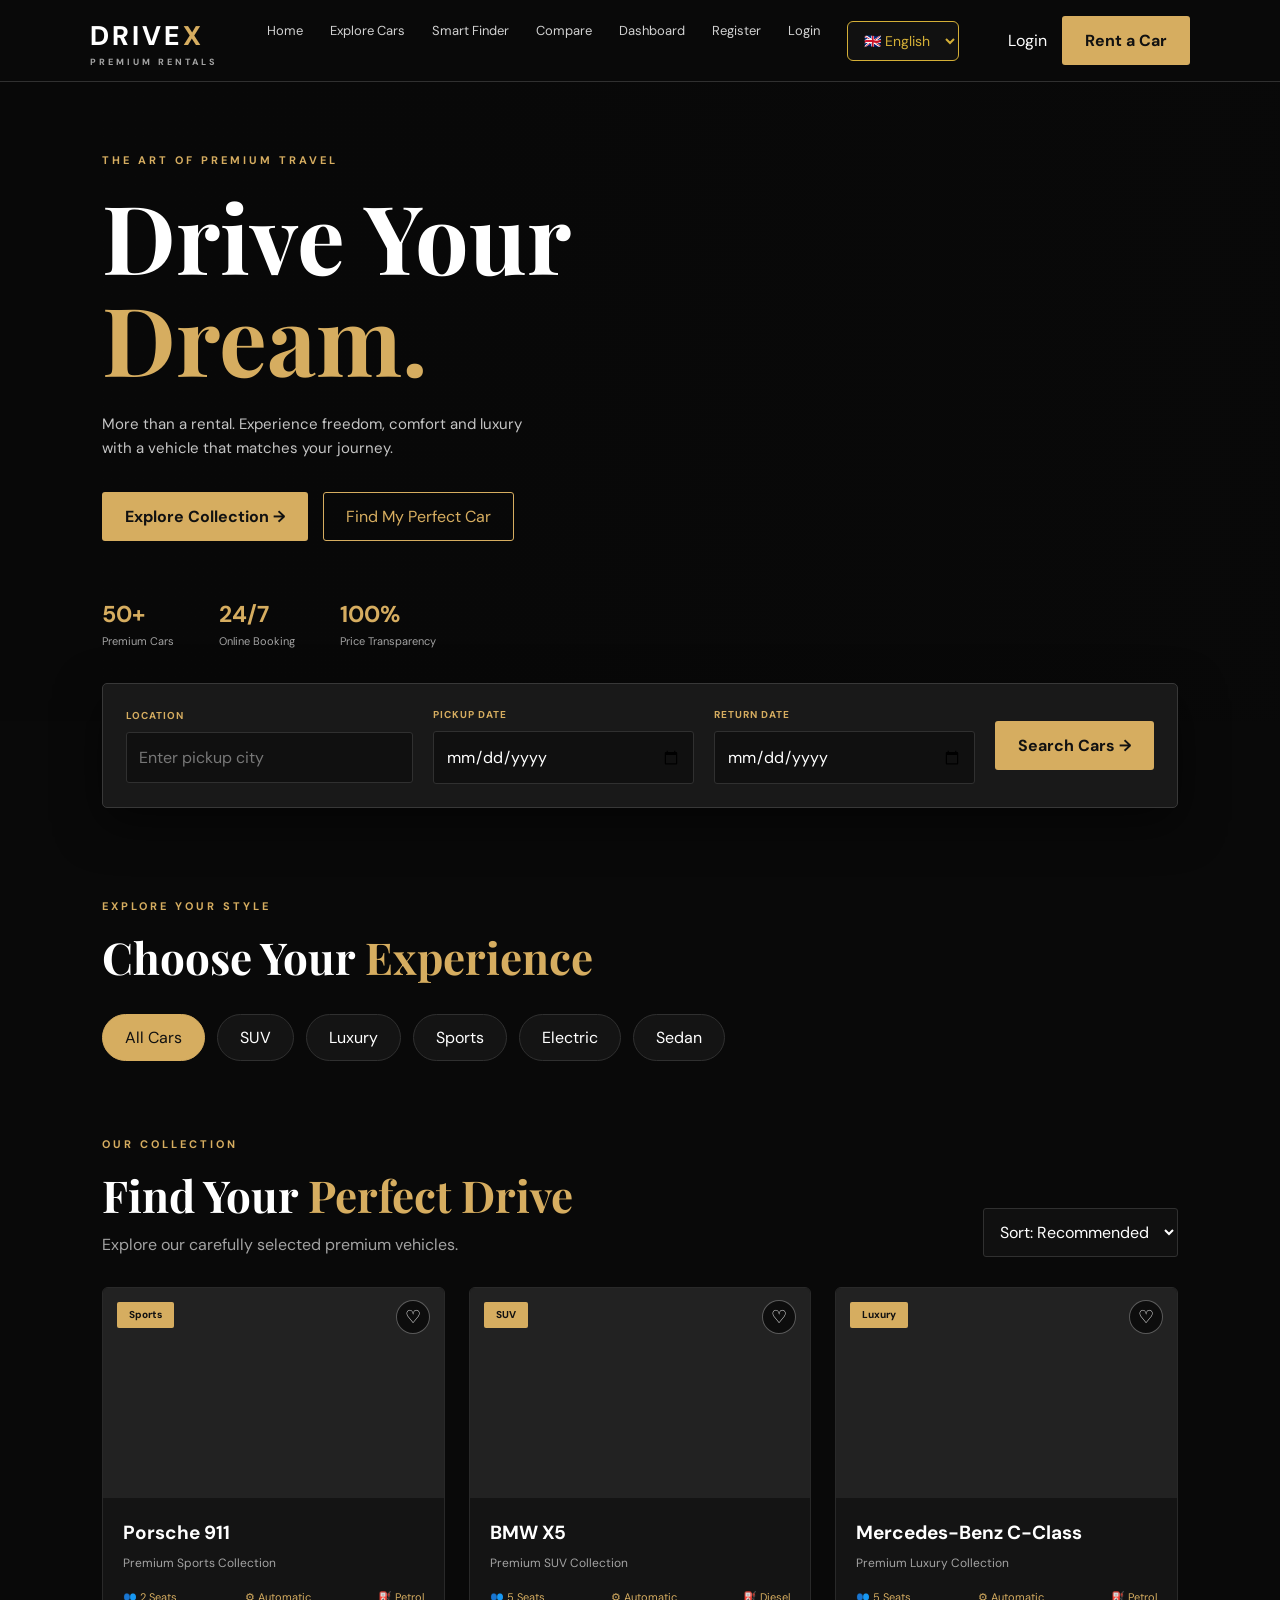
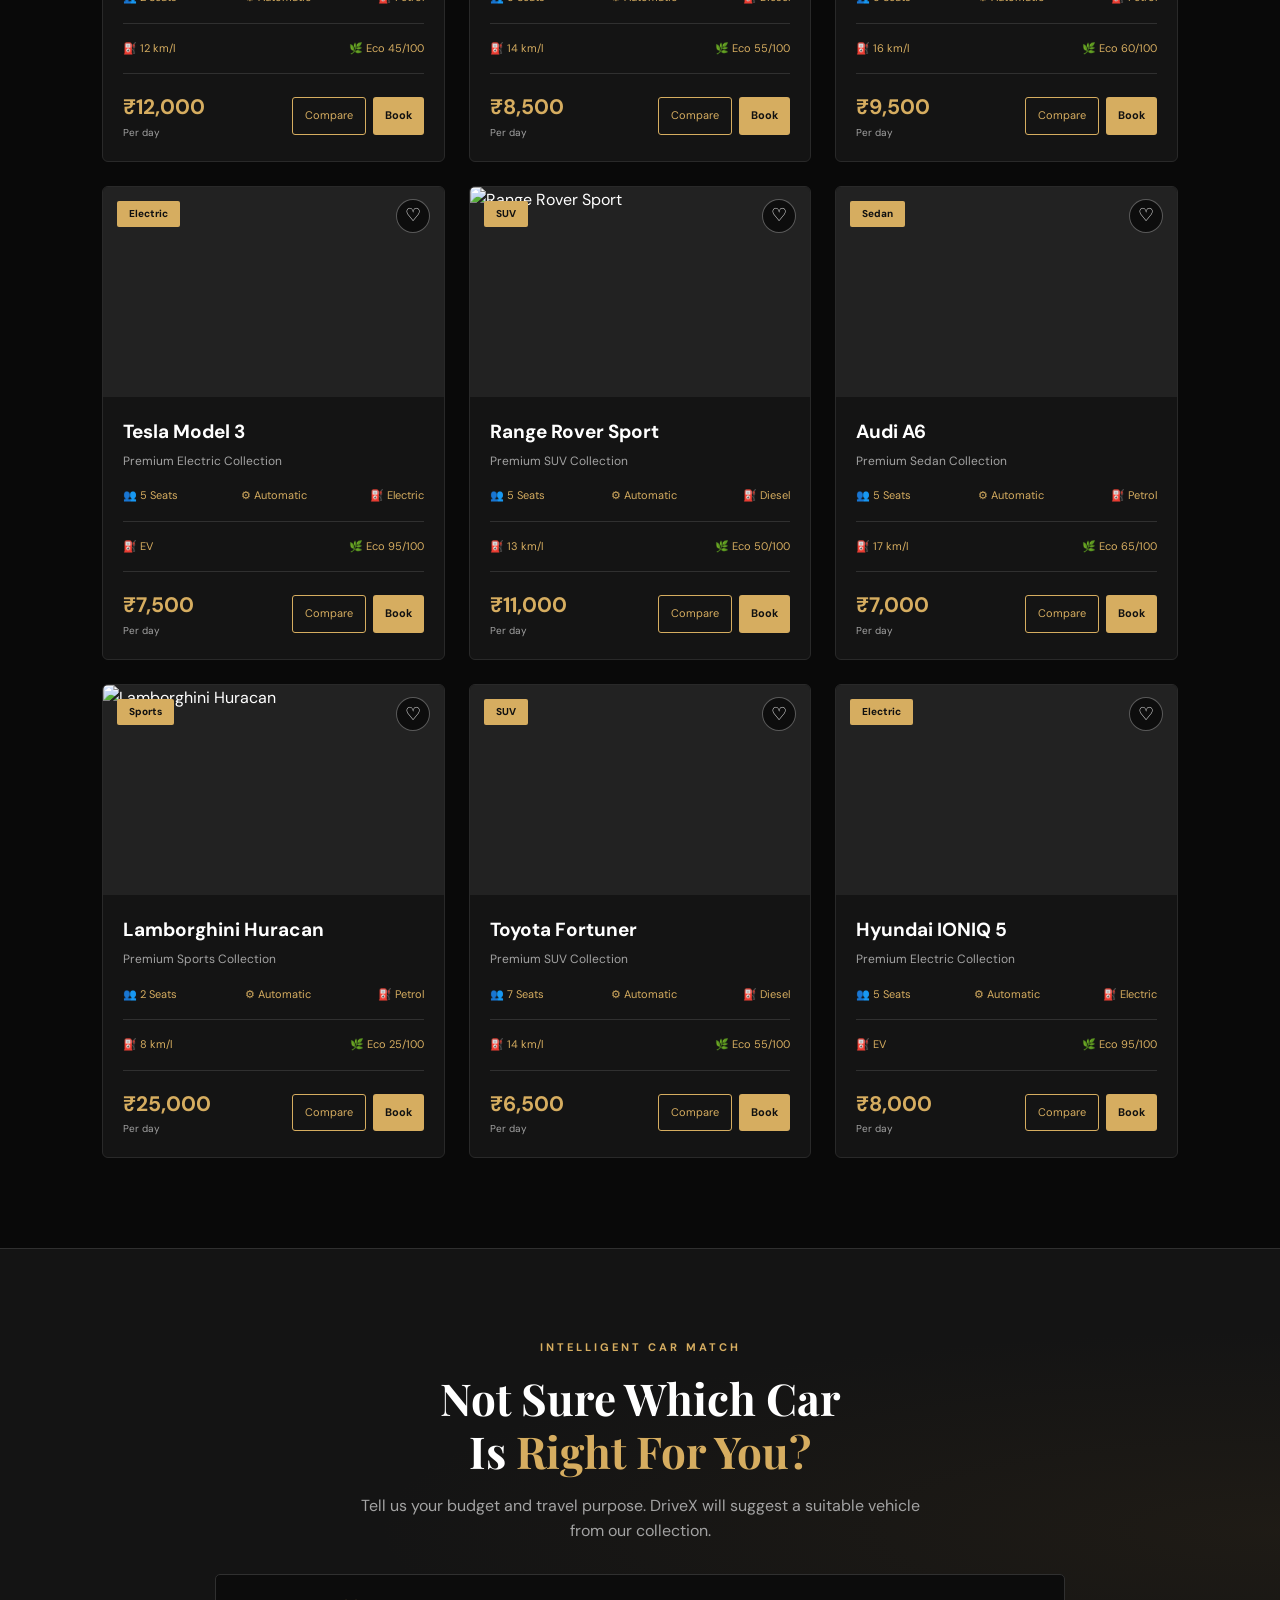
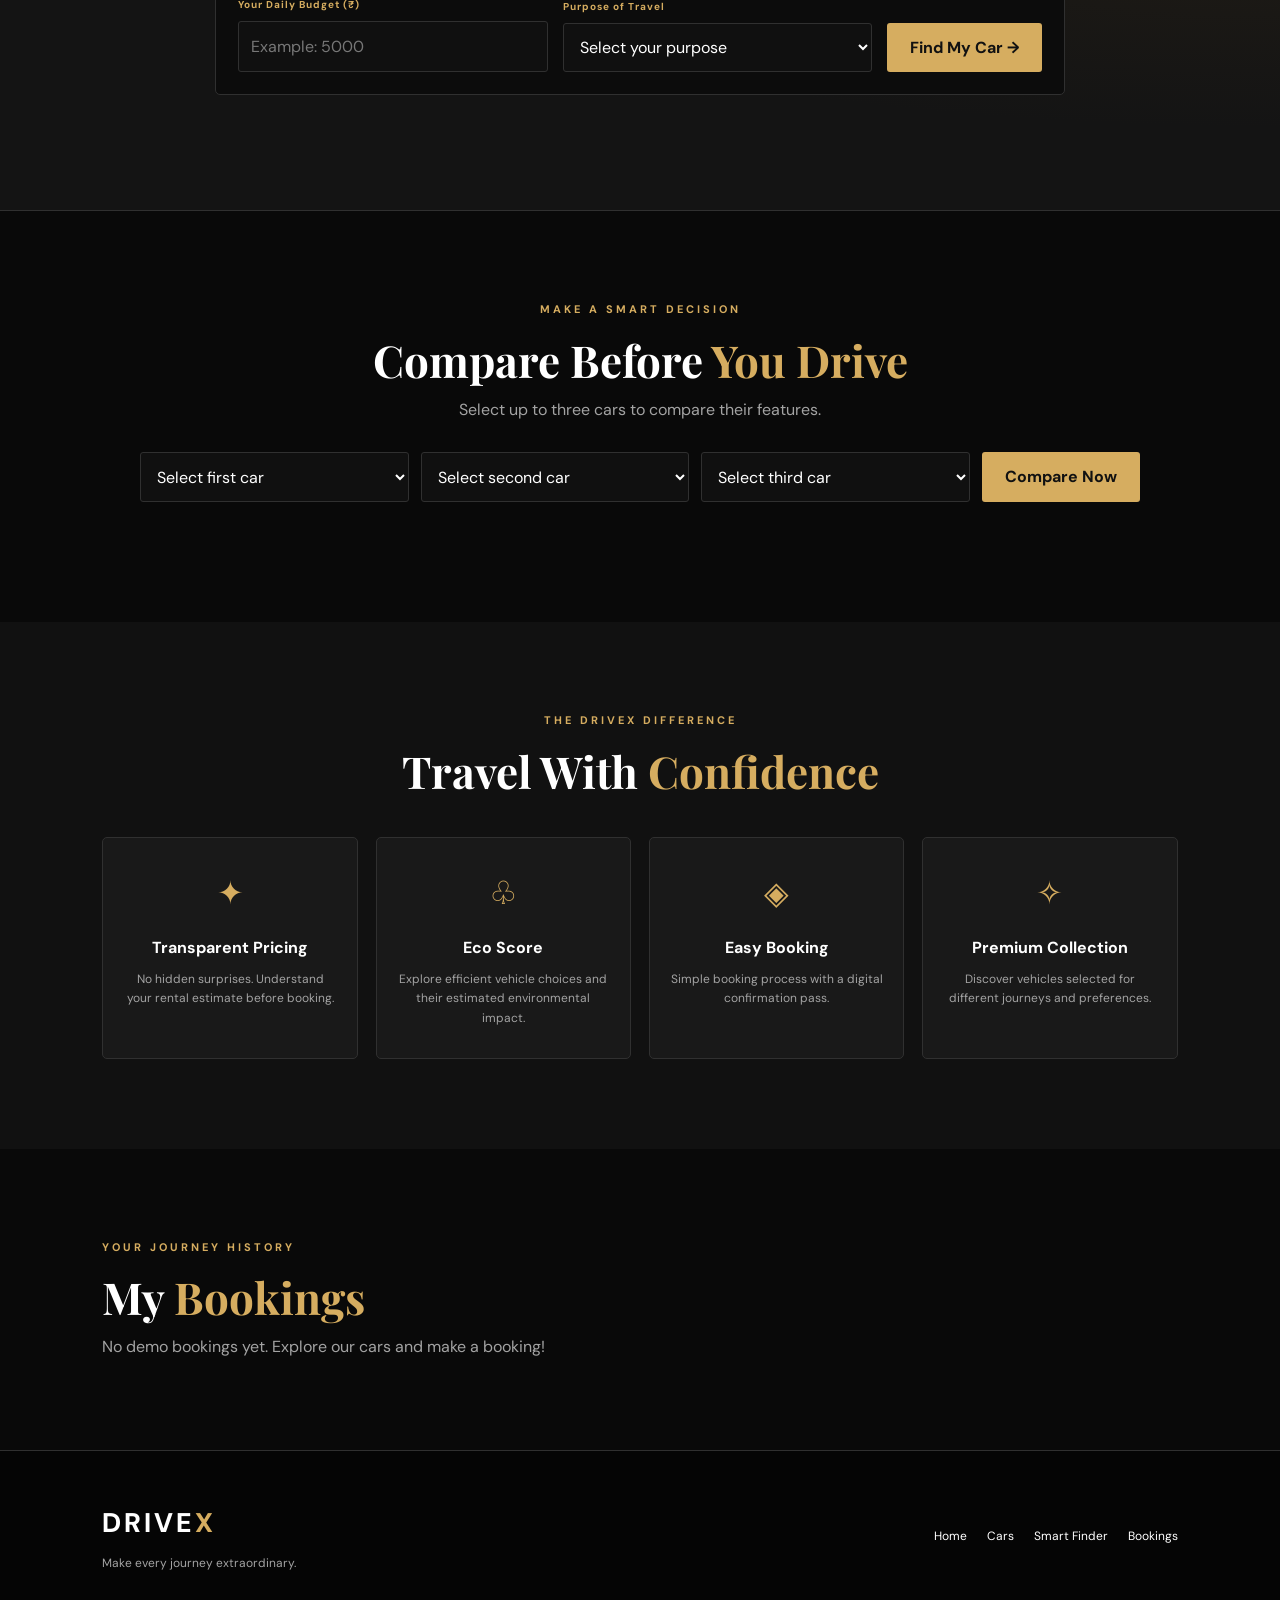
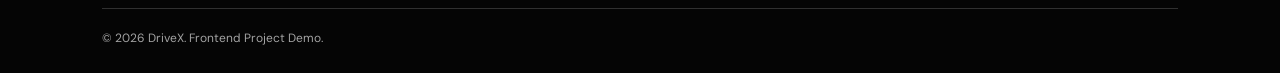
<file: index.html>
<!DOCTYPE html>
<html lang="en">
<head>
    <meta charset="UTF-8">
    <meta name="viewport" content="width=device-width, initial-scale=1.0">
    <title>DriveX | Premium Car Rentals</title>
    <meta name="description" content="Discover premium cars, compare vehicles and plan your next journey with DriveX.">
    <link rel="stylesheet" href="style.css">
    <link rel="preconnect" href="https://fonts.googleapis.com">
    <link rel="preconnect" href="https://fonts.gstatic.com" crossorigin>
    <link href="https://fonts.googleapis.com/css2?family=DM+Sans:wght@400;500;600;700;800&family=Playfair+Display:wght@600;700&display=swap" rel="stylesheet">
</head>

<body>

<!-- NAVIGATION -->
<header class="navbar">
    <a href="#" class="logo">DRIVE<span>X</span><small> PREMIUM RENTALS</small></a>

    
<nav class="nav-links" id="navLinks">

    <a href="index.html" data-i18n="home">Home</a>

    <a href="#cars" data-i18n="cars">Explore Cars</a>

    <a href="#smart" data-i18n="smart">Smart Finder</a>

    <a href="#compare" data-i18n="compare">Compare</a>

    <a href="dashboard.html" data-i18n="dashboard">
        Dashboard
    </a>

    <a href="register.html" data-i18n="register">
        Register
    </a>

    <a href="login.html" data-i18n="login">
        Login
    </a>

    <div class="language-selector">
        <select id="languageSelect"
                onchange="changeLanguage(this.value)">
            <option value="en">🇬🇧 English</option>
            <option value="hi">🇮🇳 हिन्दी</option>
            <option value="te">🇮🇳 తెలుగు</option>
        </select>
    </div>

</nav>


    <div class="nav-actions">
        <button class="login-btn" onclick="showLogin()">Login</button>
        <button class="gold-btn" onclick="document.querySelector('#cars').scrollIntoView({behavior:'smooth'})">
            Rent a Car
        </button>
        <button class="menu-btn" onclick="toggleMenu()">☰</button>
    </div>
</header>

<!-- HERO -->
<section class="hero" id="home">
    <div class="hero-content">
        <p class="eyebrow">THE ART OF PREMIUM TRAVEL</p>
        <h1>Drive Your<br><span>Dream.</span></h1>
        <p class="hero-description">
            More than a rental. Experience freedom, comfort and luxury
            with a vehicle that matches your journey.
        </p>

        <div class="hero-buttons">
            <a href="#cars" class="gold-btn">Explore Collection →</a>
            <a href="#smart" class="outline-btn">Find My Perfect Car</a>
        </div>

        <div class="hero-stats">
            <div><strong>50+</strong><small>Premium Cars</small></div>
            <div><strong>24/7</strong><small>Online Booking</small></div>
            <div><strong>100%</strong><small>Price Transparency</small></div>
        </div>
    </div>
</section>

<!-- SEARCH BAR -->
<section class="search-section">
    <form class="search-box" id="searchForm">
        <div class="search-field">
            <label>LOCATION</label>
            <input type="text" id="location" placeholder="Enter pickup city">
        </div>

        <div class="search-field">
            <label>PICKUP DATE</label>
            <input type="date" id="pickupDate" required>
        </div>

        <div class="search-field">
            <label>RETURN DATE</label>
            <input type="date" id="returnDate" required>
        </div>

        <button type="submit" class="gold-btn search-btn">Search Cars →</button>
    </form>
</section>

<!-- CATEGORIES -->
<section class="section categories">
    <div class="section-heading">
        <div>
            <p class="eyebrow">EXPLORE YOUR STYLE</p>
            <h2>Choose Your <span>Experience</span></h2>
        </div>
    </div>

    <div class="category-list">
        <button class="category active" data-category="All">All Cars</button>
        <button class="category" data-category="SUV">SUV</button>
        <button class="category" data-category="Luxury">Luxury</button>
        <button class="category" data-category="Sports">Sports</button>
        <button class="category" data-category="Electric">Electric</button>
        <button class="category" data-category="Sedan">Sedan</button>
    </div>
</section>

<!-- CARS -->
<section class="section cars-section" id="cars">
    <div class="section-heading">
        <div>
            <p class="eyebrow">OUR COLLECTION</p>
            <h2>Find Your <span>Perfect Drive</span></h2>
            <p class="muted">Explore our carefully selected premium vehicles.</p>
        </div>

        <div class="sort-box">
            <select id="sortCars">
                <option value="default">Sort: Recommended</option>
                <option value="low">Price: Low to High</option>
                <option value="high">Price: High to Low</option>
            </select>
        </div>
    </div>

    <div class="car-grid" id="carGrid"></div>
</section>

<!-- SMART FINDER -->
<section class="section smart-section" id="smart">
    <div class="smart-content">
        <p class="eyebrow">INTELLIGENT CAR MATCH</p>
        <h2>Not Sure Which Car<br>Is <span>Right For You?</span></h2>
        <p class="muted">
            Tell us your budget and travel purpose. DriveX will suggest
            a suitable vehicle from our collection.
        </p>

        <div class="finder-form">
            <div>
                <label>Your Daily Budget (₹)</label>
                <input type="number" id="budget" min="1" placeholder="Example: 5000">
            </div>

            <div>
                <label>Purpose of Travel</label>
                <select id="purpose">
                    <option value="Any">Select your purpose</option>
                    <option value="Family">Family Trip</option>
                    <option value="Business">Business</option>
                    <option value="Adventure">Adventure</option>
                    <option value="Luxury">Luxury Experience</option>
                    <option value="Eco">Eco-Friendly Travel</option>
                </select>
            </div>

            <button class="gold-btn" onclick="recommendCar()">Find My Car →</button>
        </div>

        <div id="recommendation" class="recommendation"></div>
    </div>
</section>

<!-- COMPARE -->
<section class="section compare-section" id="compare">
    <p class="eyebrow">MAKE A SMART DECISION</p>
    <h2>Compare Before <span>You Drive</span></h2>
    <p class="muted">Select up to three cars to compare their features.</p>

    <div class="compare-select">
        <select id="compareOne"><option value="">Select first car</option></select>
        <select id="compareTwo"><option value="">Select second car</option></select>
        <select id="compareThree"><option value="">Select third car</option></select>
        <button class="gold-btn" onclick="compareCars()">Compare Now</button>
    </div>

    <div id="compareResult"></div>
</section>

<!-- WHY DRIVEX -->
<section class="section why-section">
    <p class="eyebrow">THE DRIVEX DIFFERENCE</p>
    <h2>Travel With <span>Confidence</span></h2>

    <div class="benefit-grid">
        <div class="benefit-card">
            <div class="benefit-icon">✦</div>
            <h3>Transparent Pricing</h3>
            <p>No hidden surprises. Understand your rental estimate before booking.</p>
        </div>

        <div class="benefit-card">
            <div class="benefit-icon">♧</div>
            <h3>Eco Score</h3>
            <p>Explore efficient vehicle choices and their estimated environmental impact.</p>
        </div>

        <div class="benefit-card">
            <div class="benefit-icon">◈</div>
            <h3>Easy Booking</h3>
            <p>Simple booking process with a digital confirmation pass.</p>
        </div>

        <div class="benefit-card">
            <div class="benefit-icon">✧</div>
            <h3>Premium Collection</h3>
            <p>Discover vehicles selected for different journeys and preferences.</p>
        </div>
    </div>
</section>

<!-- MY BOOKINGS -->
<section class="section bookings-section" id="bookings">
    <p class="eyebrow">YOUR JOURNEY HISTORY</p>
    <h2>My <span>Bookings</span></h2>
    <div id="bookingList">
        <p class="muted">Your confirmed demo bookings will appear here.</p>
    </div>
</section>

<!-- FOOTER -->
<footer class="footer">
    <div>
        <a href="#" class="logo">DRIVE<span>X</span></a>
        <p>Make every journey extraordinary.</p>
    </div>

    <div class="footer-links">
        <a href="#home">Home</a>
        <a href="#cars">Cars</a>
        <a href="#smart">Smart Finder</a>
        <a href="#bookings">Bookings</a>
    </div>

    <p class="copyright">© 2026 DriveX. Frontend Project Demo.</p>
</footer>

<!-- BOOKING MODAL -->
<div class="modal" id="bookingModal">
    <div class="modal-content">
        <button class="close-btn" onclick="closeModal('bookingModal')">×</button>
        <p class="eyebrow">RESERVE YOUR RIDE</p>
        <h2>Book Your <span>Car</span></h2>

        <form id="bookingForm">
            <input type="hidden" id="selectedCar">

            <div class="form-group">
                <label>Customer Name</label>
                <input type="text" id="customerName" required placeholder="Enter your name">
            </div>

            <div class="form-group">
                <label>Email Address</label>
                <input type="email" id="customerEmail" required placeholder="Enter your email">
            </div>

            <div class="form-group">
                <label>Pickup Date</label>
                <input type="date" id="bookPickup" required>
            </div>

            <div class="form-group">
                <label>Return Date</label>
                <input type="date" id="bookReturn" required>
            </div>

            <div id="priceEstimate" class="price-estimate">
                Select your dates to calculate the price.
            </div>

            <button class="gold-btn full-btn" type="submit">Confirm Demo Booking</button>
        </form>
    </div>
</div>

<!-- BOOKING CONFIRMATION -->
<div class="modal" id="confirmationModal">
    <div class="modal-content confirmation-content">
        <button class="close-btn" onclick="closeModal('confirmationModal')">×</button>
        <div class="success-icon">✓</div>
        <p class="eyebrow">BOOKING CREATED</p>
        <h2>You're <span>All Set!</span></h2>
        <div id="confirmationDetails"></div>
        <button class="gold-btn full-btn" onclick="closeModal('confirmationModal')">
            Done
        </button>
    </div>
</div>

<!-- LOGIN DEMO -->
<div class="modal" id="loginModal">
    <div class="modal-content">
        <button class="close-btn" onclick="closeModal('loginModal')">×</button>
        <p class="eyebrow">WELCOME TO DRIVEX</p>
        <h2>Member <span>Access</span></h2>
        <p class="muted">This is a frontend demonstration login.</p>
        <form id="loginForm">
            <div class="form-group">
                <label>Email</label>
                <input type="email" id="loginEmail" required placeholder="Your email">
            </div>
            <div class="form-group">
                <label>Password</label>
                <input type="password" id="loginPassword" required placeholder="Your password">
            </div>
            <button class="gold-btn full-btn" type="submit">Continue</button>
        </form>
    </div>
</div>

<script src="script.js"></script>
</body>
</html>
</file>
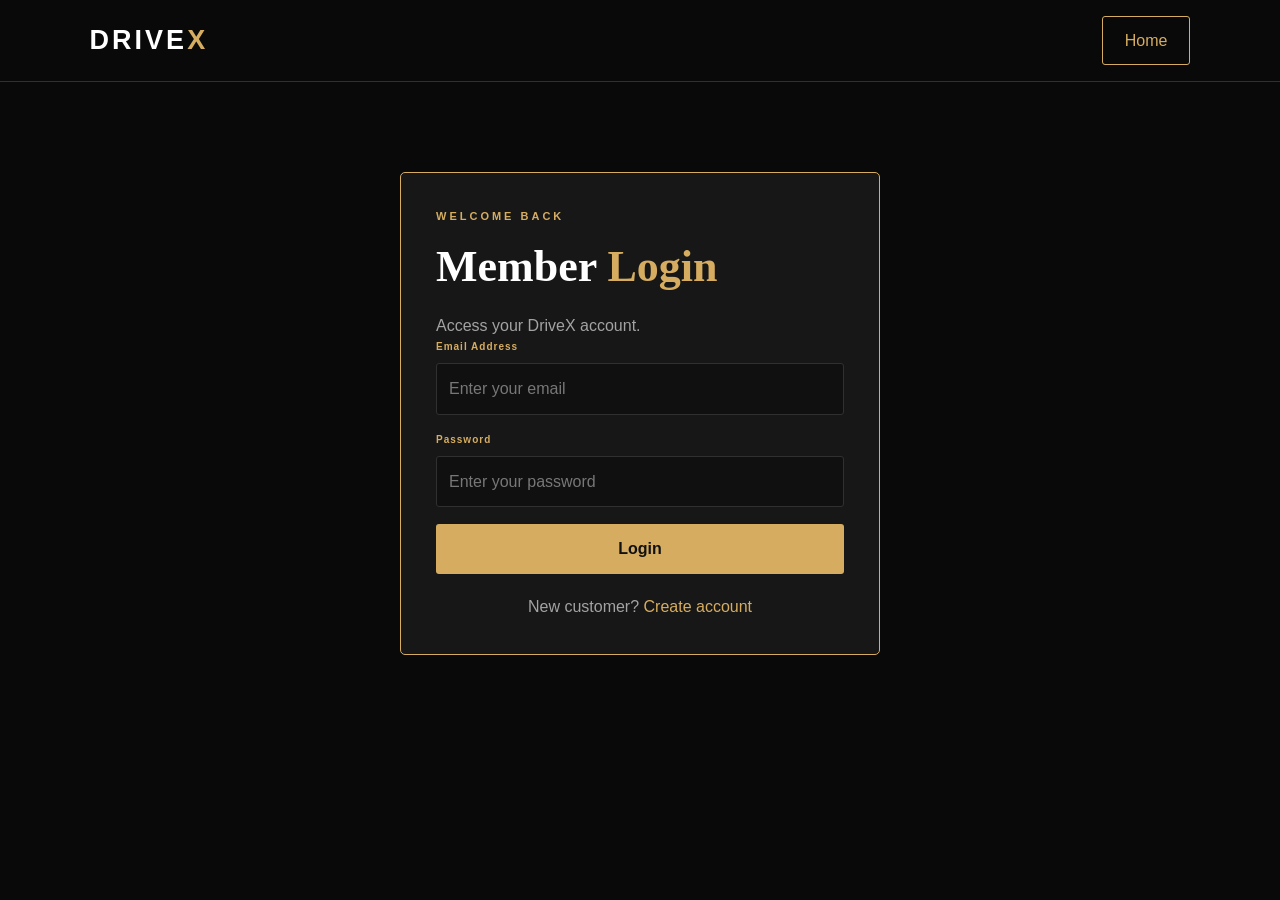
<file: admin.html>
<!DOCTYPE html>
<html lang="en">
<head>
    <meta charset="UTF-8">
    <meta name="viewport" content="width=device-width, initial-scale=1.0">
    <title>DriveX | Admin Dashboard</title>
    <link rel="stylesheet" href="style.css">
</head>
<body>

<header class="navbar">
    <a href="index.html" class="logo">DRIVE<span>X</span></a>
    <div class="nav-actions">
        <span style="color:#d6ad60">ADMIN PANEL</span>
        <button class="gold-btn" onclick="logout()">Logout</button>
    </div>
</header>

<section class="section">
    <p class="eyebrow">SYSTEM MANAGEMENT</p>
    <h2>Admin <span>Dashboard</span></h2>
    <p class="muted">Manage your DriveX demo rental platform.</p>

    <div class="benefit-grid" style="margin-top:35px">
        <div class="benefit-card">
            <h3>Total Bookings</h3>
            <h2 id="bookingCount">0</h2>
        </div>

        <div class="benefit-card">
            <h3>Registered Users</h3>
            <h2 id="userCount">0</h2>
        </div>

        <div class="benefit-card">
            <h3>Revenue Estimate</h3>
            <h2 id="revenue">₹0</h2>
        </div>

        <div class="benefit-card">
            <h3>Available Cars</h3>
            <h2 id="carCount">9</h2>
        </div>
    </div>

    <div style="margin-top:65px">
        <h2>Manage <span>Demo Inventory</span></h2>

        <form id="addCarForm" class="finder-form" style="margin-top:25px">
            <div>
                <label>Car Name</label>
                <input id="newCarName" required placeholder="Car name">
            </div>

            <div>
                <label>Daily Price (₹)</label>
                <input id="newCarPrice" type="number" min="1" required placeholder="Price">
            </div>

            <div>
                <label>Category</label>
                <select id="newCarType">
                    <option>SUV</option>
                    <option>Luxury</option>
                    <option>Sports</option>
                    <option>Electric</option>
                    <option>Sedan</option>
                </select>
            </div>

            <button class="gold-btn" type="submit">Add Demo Car</button>
        </form>

        <div id="inventoryList" style="margin-top:25px"></div>
    </div>

    <div style="margin-top:65px">
        <h2>Customer <span>Bookings</span></h2>
        <div id="adminBookings" style="margin-top:20px"></div>
    </div>

    <div style="margin-top:65px">
        <h2>Registered <span>Customers</span></h2>
        <div id="adminUsers" style="margin-top:20px"></div>
    </div>
</section>

<script>
// DEMO ADMIN ACCESS CHECK
const admin = JSON.parse(localStorage.getItem("drivexCurrentUser") || "null");

if (!admin || admin.role !== "admin") {
    alert("Admin access required.");
    window.location.href = "login.html";
}

// Load demo information
let bookings = JSON.parse(localStorage.getItem("drivexBookings") || "[]");
let users = JSON.parse(localStorage.getItem("drivexUsers") || "[]");

const defaultInventory = [
    {id:1,name:"Porsche 911",price:12000,type:"Sports"},
    {id:2,name:"BMW X5",price:8500,type:"SUV"},
    {id:3,name:"Mercedes-Benz C-Class",price:9500,type:"Luxury"},
    {id:4,name:"Tesla Model 3",price:7500,type:"Electric"},
    {id:5,name:"Range Rover Sport",price:11000,type:"SUV"},
    {id:6,name:"Audi A6",price:7000,type:"Sedan"},
    {id:7,name:"Lamborghini Huracan",price:25000,type:"Sports"},
    {id:8,name:"Toyota Fortuner",price:6500,type:"SUV"},
    {id:9,name:"Hyundai IONIQ 5",price:8000,type:"Electric"}
];

let inventory = JSON.parse(localStorage.getItem("drivexInventory") || "null");

if (!Array.isArray(inventory)) {
    inventory = defaultInventory;
    localStorage.setItem("drivexInventory", JSON.stringify(inventory));
}

function updateDashboard() {
    bookings = JSON.parse(localStorage.getItem("drivexBookings") || "[]");
    users = JSON.parse(localStorage.getItem("drivexUsers") || "[]");

    document.getElementById("bookingCount").textContent = bookings.length;
    document.getElementById("userCount").textContent = users.length;

    const total = bookings.reduce((sum, b) => sum + Number(b.total || 0), 0);

    document.getElementById("revenue").textContent =
        "₹" + total.toLocaleString("en-IN");

    document.getElementById("carCount").textContent = inventory.length;

    displayInventory();
    displayAdminBookings();
    displayUsers();
}

function displayInventory() {
    document.getElementById("inventoryList").innerHTML =
        inventory.length ? inventory.map(car => `
            <div class="booking-item">
                <div>
                    <strong>${escapeHTML(car.name)}</strong>
                    <p class="muted">${escapeHTML(car.type)} | ₹${Number(car.price).toLocaleString("en-IN")}/day</p>
                </div>
                <button class="outline-btn" onclick="deleteCar(${car.id})">
                    Remove
                </button>
            </div>
        `).join("") : "<p class='muted'>No demo cars available.</p>";
}

function displayAdminBookings() {
    const container = document.getElementById("adminBookings");

    container.innerHTML = bookings.length ? bookings.map(b => `
        <div class="booking-item">
            <div>
                <strong>${escapeHTML(b.carName)}</strong>
                <p class="muted">${escapeHTML(b.customer)} | ${escapeHTML(b.email)}</p>
                <p class="muted">Booking ID: ${escapeHTML(b.id)}</p>
                <p class="muted">${escapeHTML(b.pickup)} to ${escapeHTML(b.drop)}</p>
            </div>
            <strong>₹${Number(b.total).toLocaleString("en-IN")}</strong>
        </div>
    `).join("") : "<p class='muted'>No bookings available.</p>";
}

function displayUsers() {
    const container = document.getElementById("adminUsers");

    container.innerHTML = users.length ? users.map(user => `
        <div class="booking-item">
            <div>
                <strong>${escapeHTML(user.name)}</strong>
                <p class="muted">${escapeHTML(user.email)}</p>
                <p class="muted">${escapeHTML(user.phone)}</p>
            </div>
        </div>
    `).join("") : "<p class='muted'>No customers registered.</p>";
}

function escapeHTML(value) {
    return String(value ?? "").replace(/[&<>"']/g, char => ({
        "&":"&amp;",
        "<":"&lt;",
        ">":"&gt;",
        '"':"&quot;",
        "'":"&#39;"
    })[char]);
}

// ADD DEMO CAR
document.getElementById("addCarForm").addEventListener("submit", function(e) {
    e.preventDefault();

    const name = document.getElementById("newCarName").value.trim();
    const price = Number(document.getElementById("newCarPrice").value);
    const type = document.getElementById("newCarType").value;

    if (!name || price <= 0) {
        alert("Enter valid car details.");
        return;
    }

    inventory.push({
        id: Date.now(),
        name: name,
        price: price,
        type: type
    });

    localStorage.setItem("drivexInventory", JSON.stringify(inventory));

    this.reset();
    updateDashboard();

    alert("Demo car added successfully!");
});

// DELETE DEMO CAR
function deleteCar(id) {
    if (!confirm("Remove this car from demo inventory?")) return;

    inventory = inventory.filter(car => car.id !== id);

    localStorage.setItem("drivexInventory", JSON.stringify(inventory));

    updateDashboard();
}

function logout() {
    localStorage.removeItem("drivexCurrentUser");
    window.location.href = "login.html";
}

updateDashboard();
</script>

</body>
</html>
</file>
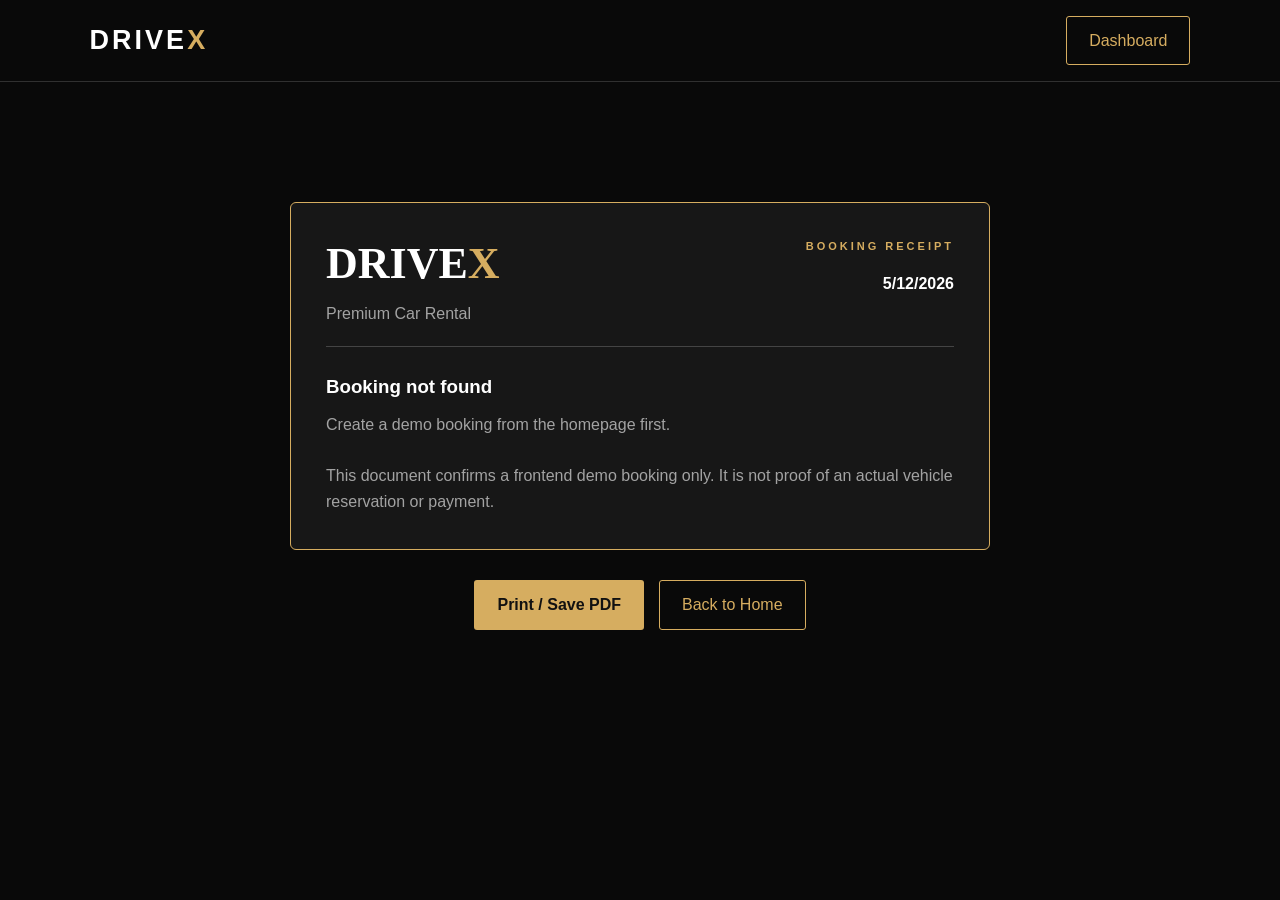
<file: booking.html>
<!DOCTYPE html>
<html lang="en">
<head>
    <meta charset="UTF-8">
    <meta name="viewport" content="width=device-width, initial-scale=1.0">
    <title>DriveX | Booking Receipt</title>
    <link rel="stylesheet" href="style.css">

    <style>
        .receipt {
            max-width: 700px;
            margin: 30px auto;
            background: #171717;
            border: 1px solid #d6ad60;
            padding: 35px;
            border-radius: 6px;
        }

        .receipt-header {
            display: flex;
            justify-content: space-between;
            gap: 15px;
            border-bottom: 1px solid #444;
            padding-bottom: 20px;
        }

        .receipt-row {
            display: flex;
            justify-content: space-between;
            gap: 15px;
            padding: 13px 0;
            border-bottom: 1px solid #333;
        }

        .receipt-row span:first-child {
            color: #aaa;
        }

        .receipt-total {
            color: #d6ad60;
            font-size: 22px;
            font-weight: bold;
        }

        .receipt-actions {
            display: flex;
            justify-content: center;
            gap: 15px;
            margin: 25px auto;
            flex-wrap: wrap;
        }

        @media print {
            body {
                background: white;
                color: black;
            }

            .navbar, .receipt-actions, .footer {
                display: none !important;
            }

            .receipt {
                color: black;
                background: white;
                border: 1px solid #999;
                max-width: 100%;
            }

            .receipt-row span:first-child,
            .receipt p {
                color: #333;
            }

            .receipt-total, .receipt span {
                color: #9b7024;
            }
        }
    </style>
</head>
<body>

<header class="navbar">
    <a href="index.html" class="logo">DRIVE<span>X</span></a>
    <a href="dashboard.html" class="outline-btn">Dashboard</a>
</header>

<section class="section">
    <div class="receipt" id="receipt">
        <div class="receipt-header">
            <div>
                <h2>DRIVE<span>X</span></h2>
                <p class="muted">Premium Car Rental</p>
            </div>
            <div style="text-align:right">
                <p class="eyebrow">BOOKING RECEIPT</p>
                <strong id="receiptDate"></strong>
            </div>
        </div>

        <div id="receiptDetails" style="margin-top:25px">
            Loading booking information...
        </div>

        <p class="muted" style="margin-top:25px">
            This document confirms a frontend demo booking only.
            It is not proof of an actual vehicle reservation or payment.
        </p>
    </div>

    <div class="receipt-actions">
        <button class="gold-btn" onclick="window.print()">Print / Save PDF</button>
        <a href="index.html" class="outline-btn">Back to Home</a>
    </div>
</section>

<script>
const params = new URLSearchParams(window.location.search);
const bookingId = params.get("id");

const bookings = JSON.parse(localStorage.getItem("drivexBookings") || "[]");

const booking = bookingId
    ? bookings.find(item => item.id === bookingId)
    : bookings[0];

document.getElementById("receiptDate").textContent =
    new Date().toLocaleDateString("en-IN");

const details = document.getElementById("receiptDetails");

if (!booking) {
    details.innerHTML = `
        <h3>Booking not found</h3>
        <p class="muted">Create a demo booking from the homepage first.</p>
    `;
} else {
    const safe = value => String(value ?? "").replace(/[&<>"']/g, char => ({
        "&":"&amp;",
        "<":"&lt;",
        ">":"&gt;",
        '"':"&quot;",
        "'":"&#39;"
    })[char]);

    details.innerHTML = `
        <h3 style="color:#d6ad60;margin-bottom:15px">
            Booking Successfully Created
        </h3>

        <div class="receipt-row">
            <span>Booking ID</span>
            <strong>${safe(booking.id)}</strong>
        </div>

        <div class="receipt-row">
            <span>Customer Name</span>
            <strong>${safe(booking.customer)}</strong>
        </div>

        <div class="receipt-row">
            <span>Email</span>
            <strong>${safe(booking.email)}</strong>
        </div>

        <div class="receipt-row">
            <span>Vehicle</span>
            <strong>${safe(booking.carName)}</strong>
        </div>

        <div class="receipt-row">
            <span>Pickup Date</span>
            <strong>${safe(booking.pickup)}</strong>
        </div>

        <div class="receipt-row">
            <span>Return Date</span>
            <strong>${safe(booking.drop)}</strong>
        </div>

        <div class="receipt-row">
            <span>Rental Duration</span>
            <strong>${Number(booking.days)} Days</strong>
        </div>

        <div class="receipt-row">
            <span>Booking Status</span>
            <strong>${safe(booking.status)}</strong>
        </div>

        <div class="receipt-row" style="border:none;margin-top:15px">
            <span>Total Estimated Amount</span>
            <span class="receipt-total">
                ₹${Number(booking.total).toLocaleString("en-IN")}
            </span>
        </div>
    `;
}
</script>

</body>
</html>
</file>
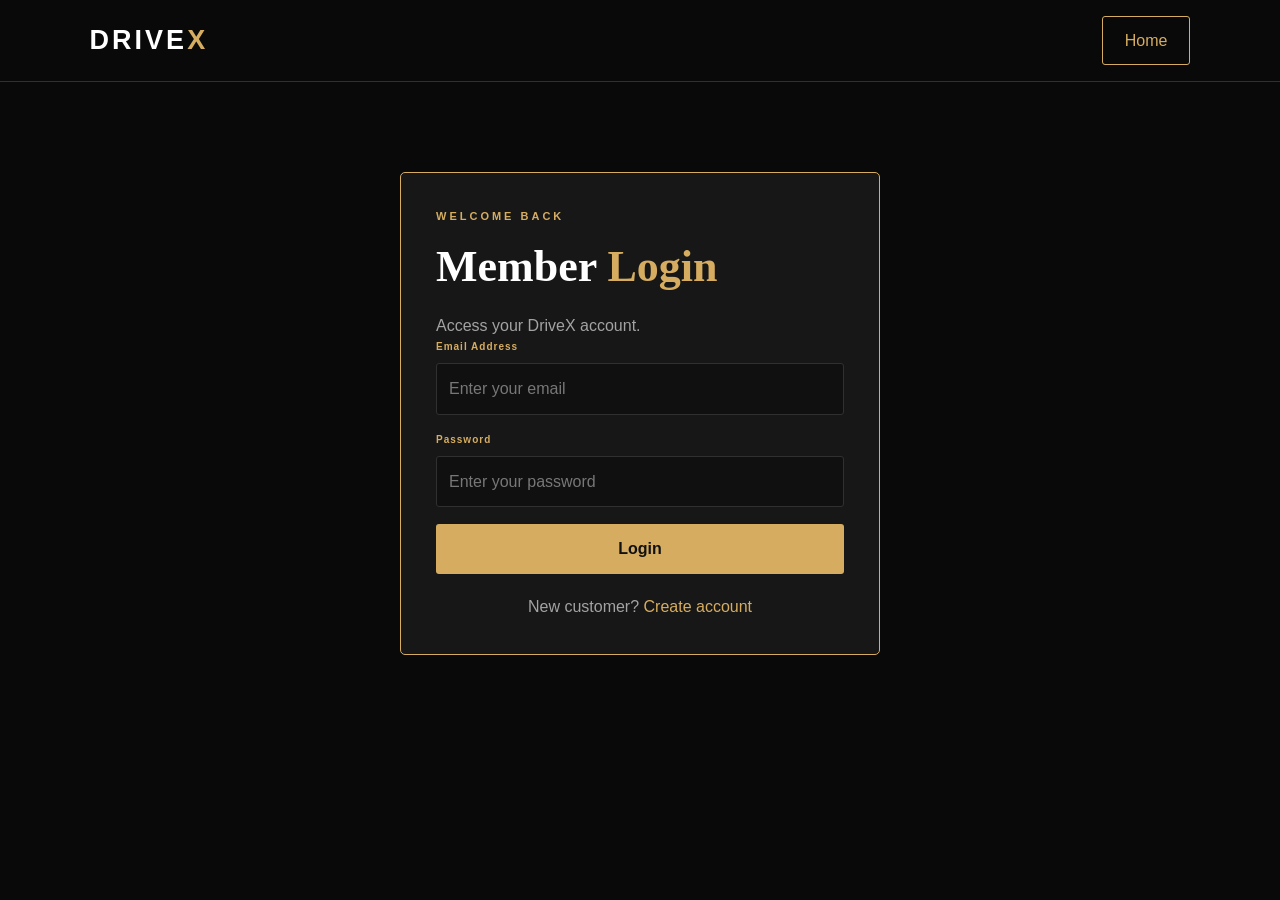
<file: dashboard.html>
<!DOCTYPE html>
<html lang="en">
<head>
    <meta charset="UTF-8">
    <meta name="viewport" content="width=device-width, initial-scale=1.0">
    <title>DriveX | My Dashboard</title>
    <link rel="stylesheet" href="style.css">
</head>
<body>

<header class="navbar">
    <a href="index.html" class="logo">DRIVE<span>X</span></a>
    <div class="nav-actions">
        <a href="index.html" class="outline-btn">Home</a>
        <button class="gold-btn" onclick="logout()">Logout</button>
    </div>
</header>

<section class="section">
    <p class="eyebrow">CUSTOMER CONTROL CENTER</p>
    <h2>Welcome, <span id="customerName">Driver</span></h2>
    <p class="muted" id="customerEmail"></p>

    <div class="benefit-grid" style="margin-top:35px">
        <div class="benefit-card">
            <h3>Total Bookings</h3>
            <h2 id="totalBookings">0</h2>
        </div>

        <div class="benefit-card">
            <h3>Favourite Cars</h3>
            <h2 id="totalFavorites">0</h2>
        </div>

        <div class="benefit-card">
            <h3>Account Type</h3>
            <h2 style="font-size:22px">Customer</h2>
        </div>

        <div class="benefit-card">
            <h3>Membership</h3>
            <h2 style="font-size:22px">DriveX</h2>
        </div>
    </div>

    <div style="margin-top:65px">
        <h2>My <span>Booking History</span></h2>
        <div id="myBookings" style="margin-top:20px"></div>
    </div>

    <div style="margin-top:65px">
        <h2>My <span>Favourite Cars</span></h2>
        <div id="favoriteCars" class="car-grid" style="margin-top:25px"></div>
    </div>
</section>

<script>
const user = JSON.parse(localStorage.getItem("drivexCurrentUser") || "null");

if (!user || user.role !== "customer") {
    alert("Please login as a customer first.");
    window.location.href = "login.html";
}

const bookings = JSON.parse(localStorage.getItem("drivexBookings") || "[]");
const favorites = JSON.parse(localStorage.getItem("drivexFavorites") || "[]");

document.getElementById("customerName").textContent = user?.name || "Driver";
document.getElementById("customerEmail").textContent = user?.email || "";
document.getElementById("totalBookings").textContent = bookings.filter(b => b.email === user?.email).length;
document.getElementById("totalFavorites").textContent = favorites.length;

const myBookings = bookings.filter(b => b.email === user?.email);
const bookingContainer = document.getElementById("myBookings");

if (myBookings.length === 0) {
    bookingContainer.innerHTML = "<p class='muted'>No bookings found. Explore cars to create a demo booking.</p>";
} else {
    bookingContainer.innerHTML = myBookings.map(b => `
        <div class="booking-item">
            <div>
                <strong>${b.carName}</strong>
                <p class="muted">Booking ID: ${b.id}</p>
                <p class="muted">${b.pickup} to ${b.drop}</p>
            </div>
            <div>
                <strong>₹${Number(b.total).toLocaleString("en-IN")}</strong>
                <p class="muted">${b.status}</p>
                <a href="booking.html?id=${encodeURIComponent(b.id)}"
                   style="color:#d6ad60">View Receipt →</a>
            </div>
        </div>
    `).join("");
}

// Demo vehicle information for favourites
const favoriteData = [
    {id:1,name:"Porsche 911",price:12000,image:"https://images.unsplash.com/photo-1503376780353-7e6692767b70?w=500"},
    {id:2,name:"BMW X5",price:8500,image:"https://images.unsplash.com/photo-1555215695-3004980ad54e?w=500"},
    {id:3,name:"Mercedes-Benz C-Class",price:9500,image:"https://images.unsplash.com/photo-1618843479313-40f8afb4b4d8?w=500"},
    {id:4,name:"Tesla Model 3",price:7500,image:"https://images.unsplash.com/photo-1560958089-b8a1929cea89?w=500"},
    {id:5,name:"Range Rover Sport",price:11000,image:"https://images.unsplash.com/photo-1606664515524-ed2f786a0bd6?w=500"},
    {id:6,name:"Audi A6",price:7000,image:"https://images.unsplash.com/photo-1606664515524-ed2f786a0bd6?w=500"},
    {id:7,name:"Lamborghini Huracan",price:25000,image:"https://images.unsplash.com/photo-1511919884226-fd3cad34687c?w=500"},
    {id:8,name:"Toyota Fortuner",price:6500,image:"https://images.unsplash.com/photo-1519641471654-76ce0107ad1b?w=500"},
    {id:9,name:"Hyundai IONIQ 5",price:8000,image:"https://images.unsplash.com/photo-1593941707882-a5bba14938c7?w=500"}
];

const favoriteContainer = document.getElementById("favoriteCars");
const selectedFavorites = favoriteData.filter(car => favorites.includes(car.id));

favoriteContainer.innerHTML = selectedFavorites.length
    ? selectedFavorites.map(car => `
        <div class="car-card">
            <div class="car-image">
                <img src="${car.image}" alt="${car.name}">
            </div>
            <div class="car-info">
                <h3>${car.name}</h3>
                <p style="color:#d6ad60">₹${car.price.toLocaleString("en-IN")} / day</p>
                <a class="gold-btn" href="car-details.html?id=${car.id}">View Car</a>
            </div>
        </div>
    `).join("")
    : "<p class='muted'>No favourite cars saved yet.</p>";

function logout() {
    localStorage.removeItem("drivexCurrentUser");
    window.location.href = "login.html";
}
</script>

</body>
</html>
</file>
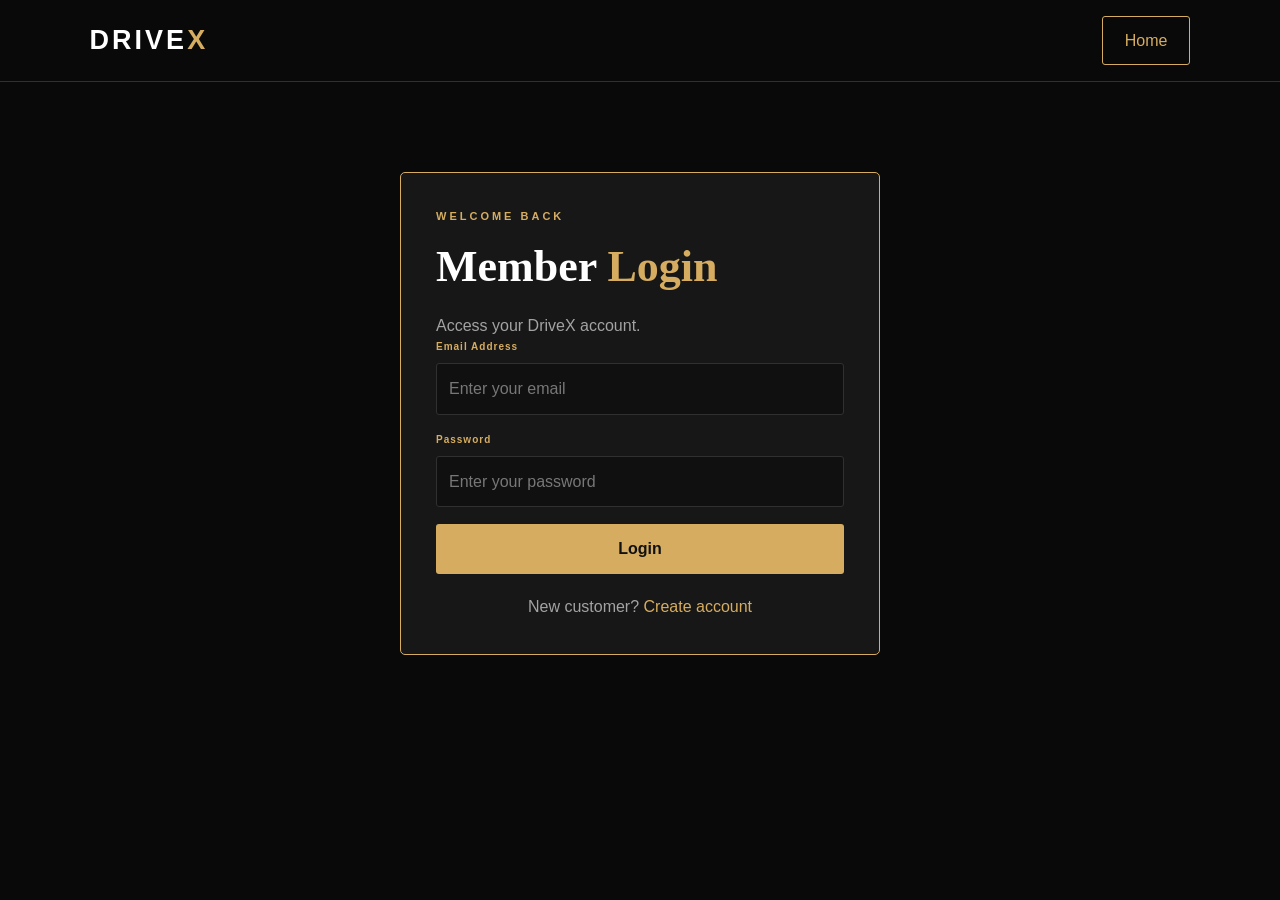
<file: login.html>
<!DOCTYPE html>
<html lang="en">
<head>
    <meta charset="UTF-8">
    <meta name="viewport" content="width=device-width, initial-scale=1.0">
    <title>DriveX | Login</title>
    <link rel="stylesheet" href="style.css">
</head>
<body>

<header class="navbar">
    <a href="index.html" class="logo">DRIVE<span>X</span></a>
    <a href="index.html" class="outline-btn">Home</a>
</header>

<section class="section">
    <div class="modal-content" style="margin:auto">
        <p class="eyebrow">WELCOME BACK</p>
        <h2>Member <span>Login</span></h2>
        <p class="muted">Access your DriveX account.</p>

        <form id="loginPageForm">
            <div class="form-group">
                <label>Email Address</label>
                <input type="email" id="email" required placeholder="Enter your email">
            </div>

            <div class="form-group">
                <label>Password</label>
                <input type="password" id="password" required placeholder="Enter your password">
            </div>

            <button class="gold-btn full-btn" type="submit">Login</button>
        </form>

        <p class="muted" style="text-align:center;margin-top:20px">
            New customer?
            <a href="register.html" style="color:#d6ad60">Create account</a>
        </p>
    </div>
</section>

<script>
document.getElementById("loginPageForm").addEventListener("submit", function(e) {
    e.preventDefault();

    const email = document.getElementById("email").value.trim().toLowerCase();
    const password = document.getElementById("password").value;

    // Demo administrator access.
    // Replace this with secure server-side authentication.
    if (email === "admin@drivex.com" && password === "admin123") {
        localStorage.setItem("drivexCurrentUser", JSON.stringify({
            email: email,
            name: "DriveX Admin",
            role: "admin"
        }));

        window.location.href = "admin.html";
        return;
    }

    // This frontend demo verifies only registered email addresses.
    // Password verification must be performed by a backend.
    const users = JSON.parse(localStorage.getItem("drivexUsers") || "[]");
    const user = users.find(item => item.email === email);

    if (!user) {
        alert("Account not found. Please register first.");
        return;
    }

    localStorage.setItem("drivexCurrentUser", JSON.stringify({
        name: user.name,
        email: user.email,
        role: "customer"
    }));

    alert("Demo login successful!");
    window.location.href = "dashboard.html";
});
</script>

</body>
</html>
</file>
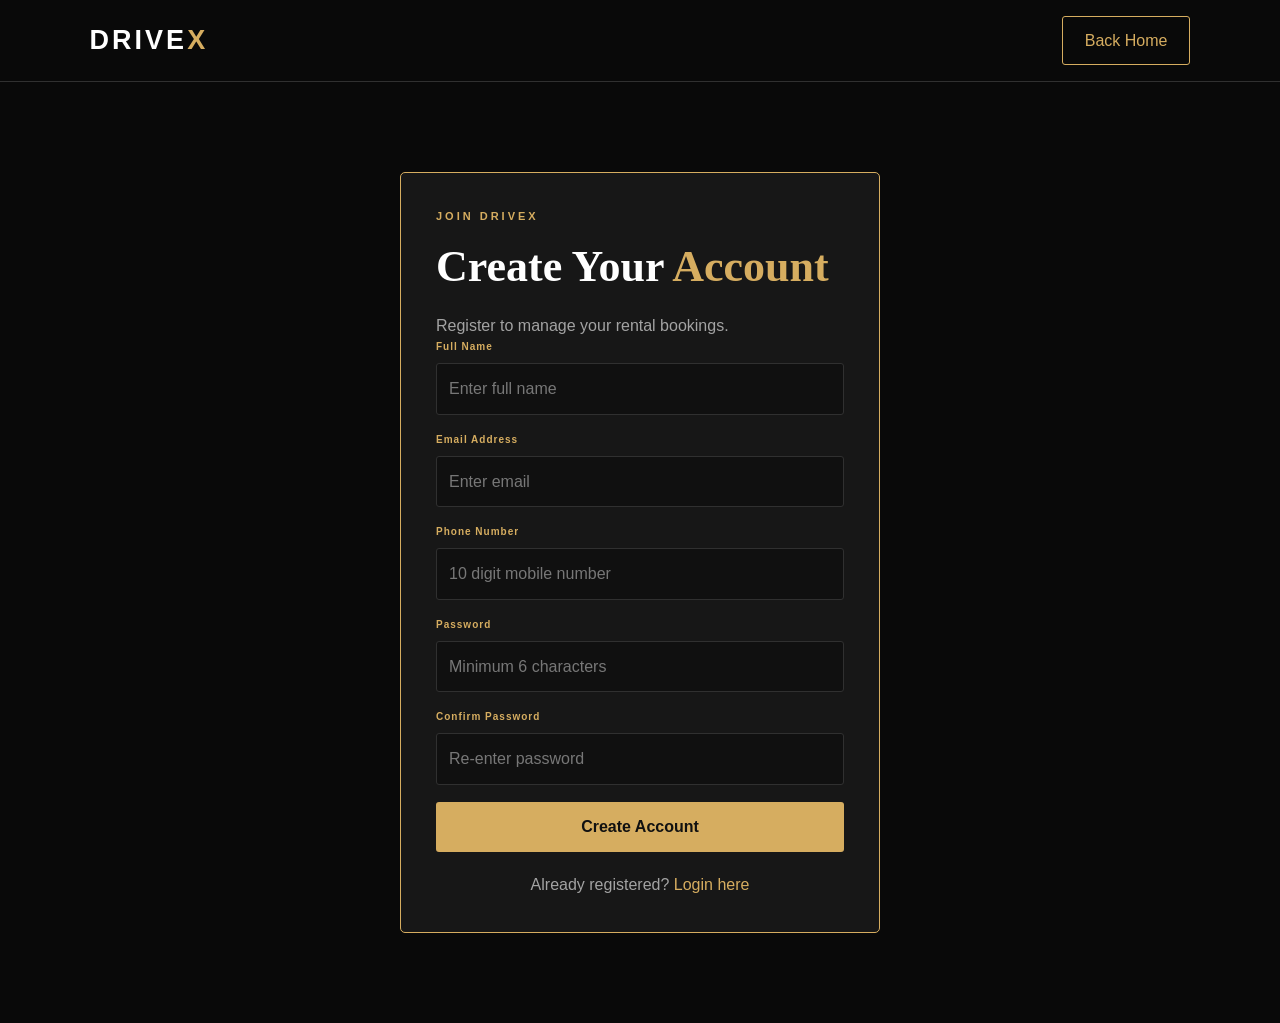
<file: register.html>
<!DOCTYPE html>
<html lang="en">
<head>
    <meta charset="UTF-8">
    <meta name="viewport" content="width=device-width, initial-scale=1.0">
    <title>DriveX | Register</title>
    <link rel="stylesheet" href="style.css">
</head>
<body>

<header class="navbar">
    <a href="index.html" class="logo">DRIVE<span>X</span></a>
    <a href="index.html" class="outline-btn">Back Home</a>
</header>

<section class="section">
    <div class="modal-content" style="margin:auto">
        <p class="eyebrow">JOIN DRIVEX</p>
        <h2>Create Your <span>Account</span></h2>
        <p class="muted">Register to manage your rental bookings.</p>

        <form id="registerForm">
            <div class="form-group">
                <label>Full Name</label>
                <input type="text" id="regName" required placeholder="Enter full name">
            </div>

            <div class="form-group">
                <label>Email Address</label>
                <input type="email" id="regEmail" required placeholder="Enter email">
            </div>

            <div class="form-group">
                <label>Phone Number</label>
                <input type="tel" id="regPhone" required pattern="[0-9]{10}" maxlength="10" placeholder="10 digit mobile number">
            </div>

            <div class="form-group">
                <label>Password</label>
                <input type="password" id="regPassword" required minlength="6" placeholder="Minimum 6 characters">
            </div>

            <div class="form-group">
                <label>Confirm Password</label>
                <input type="password" id="confirmPassword" required placeholder="Re-enter password">
            </div>

            <button class="gold-btn full-btn" type="submit">Create Account</button>
        </form>

        <p class="muted" style="text-align:center;margin-top:20px">
            Already registered?
            <a href="login.html" style="color:#d6ad60">Login here</a>
        </p>
    </div>
</section>

<script>
document.getElementById("registerForm").addEventListener("submit", function(e) {
    e.preventDefault();

    const name = document.getElementById("regName").value.trim();
    const email = document.getElementById("regEmail").value.trim().toLowerCase();
    const phone = document.getElementById("regPhone").value.trim();
    const password = document.getElementById("regPassword").value;
    const confirm = document.getElementById("confirmPassword").value;

    if (password !== confirm) {
        alert("Passwords do not match!");
        return;
    }

    let users = JSON.parse(localStorage.getItem("drivexUsers") || "[]");

    if (users.some(user => user.email === email)) {
        alert("This email is already registered.");
        return;
    }

    // Frontend demonstration only.
    // Never store real passwords in LocalStorage.
    users.push({name, email, phone});

    localStorage.setItem("drivexUsers", JSON.stringify(users));

    alert("Registration successful! Please login.");

    window.location.href = "login.html";
});
</script>

</body>
</html>
</file>
<file: style.css>
/* =================================
   DRIVEX - PREMIUM CAR RENTAL
   BLACK & GOLD LUXURY THEME
================================= */

:root {
    --bg: #090909;
    --surface: #141414;
    --surface-light: #1d1d1d;
    --gold: #d6ad60;
    --gold-light: #f0cf8b;
    --white: #ffffff;
    --muted: #a3a3a3;
    --border: #303030;
}

* {
    margin: 0;
    padding: 0;
    box-sizing: border-box;
    scroll-behavior: smooth;
}

body {
    font-family: 'DM Sans', sans-serif;
    background: var(--bg);
    color: var(--white);
    line-height: 1.6;
}

button, input, select {
    font: inherit;
}

button, a {
    -webkit-tap-highlight-color: transparent;
}

a {
    color: inherit;
    text-decoration: none;
}

button {
    cursor: pointer;
}

span {
    color: var(--gold);
}

.muted {
    color: var(--muted);
    margin-top: 10px;
}

/* NAVIGATION */

.navbar {
    height: 82px;
    padding: 0 7%;
    display: flex;
    align-items: center;
    justify-content: space-between;
    background: #090909;
    border-bottom: 1px solid var(--border);
    position: sticky;
    top: 0;
    z-index: 100;
}

.logo {
    font-size: 27px;
    font-weight: 800;
    letter-spacing: 3px;
}

.logo small {
    display: block;
    color: var(--muted);
    font-size: 9px;
    letter-spacing: 3px;
    line-height: 1;
}

.nav-links {
    display: flex;
    gap: 27px;
}

.nav-links a {
    color: #d1d1d1;
    font-size: 13px;
    transition: .3s;
}

.nav-links a:hover {
    color: var(--gold);
}

.nav-actions {
    display: flex;
    align-items: center;
    gap: 15px;
}

.login-btn {
    background: transparent;
    color: white;
    border: none;
}

.menu-btn {
    display: none;
    color: white;
    background: transparent;
    border: none;
    font-size: 25px;
}

/* BUTTONS */

.gold-btn {
    display: inline-block;
    padding: 12px 23px;
    border: none;
    border-radius: 3px;
    background: var(--gold);
    color: #111;
    font-weight: 700;
    transition: .3s;
    text-align: center;
}

.gold-btn:hover {
    background: var(--gold-light);
    transform: translateY(-2px);
    box-shadow: 0 6px 20px #d6ad6030;
}

.outline-btn {
    display: inline-block;
    padding: 11px 22px;
    border: 1px solid var(--gold);
    border-radius: 3px;
    color: var(--gold);
    transition: .3s;
}

.outline-btn:hover {
    background: var(--gold);
    color: #111;
}

/* HERO */

.hero {
    min-height: 610px;
    display: flex;
    align-items: center;
    padding: 70px 8%;
    background:
        linear-gradient(90deg, #080808 5%, #080808e8 38%, #08080830 100%),
        url("https://images.unsplash.com/photo-1503376780353-7e6692767b70?w=1800") center/cover;
}

.hero-content {
    max-width: 620px;
}

.eyebrow {
    font-size: 11px;
    color: var(--gold);
    letter-spacing: 3px;
    font-weight: 700;
    margin-bottom: 15px;
}

.hero h1 {
    font-family: 'Playfair Display', serif;
    font-size: clamp(55px, 8vw, 95px);
    line-height: 1.08;
    margin-bottom: 22px;
}

.hero-description {
    color: #c5c5c5;
    max-width: 450px;
    font-size: 15px;
}

.hero-buttons {
    display: flex;
    flex-wrap: wrap;
    gap: 15px;
    margin-top: 32px;
}

.hero-stats {
    display: flex;
    gap: 45px;
    margin-top: 55px;
}

.hero-stats div {
    display: flex;
    flex-direction: column;
}

.hero-stats strong {
    font-size: 23px;
    color: var(--gold);
}

.hero-stats small {
    font-size: 11px;
    color: var(--muted);
}

/* SEARCH */

.search-section {
    padding: 0 8%;
    margin-top: -38px;
    position: relative;
    z-index: 5;
}

.search-box {
    display: grid;
    grid-template-columns: 1.1fr 1fr 1fr auto;
    align-items: center;
    gap: 20px;
    background: #191919;
    border: 1px solid #383838;
    padding: 23px;
    border-radius: 5px;
    box-shadow: 0 15px 45px #0008;
}

.search-field {
    display: flex;
    flex-direction: column;
    gap: 8px;
}

.search-field label,
.form-group label,
.finder-form label {
    color: var(--gold);
    font-size: 10px;
    letter-spacing: 1px;
    font-weight: 700;
}

input, select {
    width: 100%;
    padding: 12px;
    border-radius: 3px;
    border: 1px solid var(--border);
    background: #101010;
    color: white;
    outline: none;
}

input:focus, select:focus {
    border-color: var(--gold);
}

input::placeholder {
    color: #777;
}

.search-btn {
    white-space: nowrap;
}

/* GENERAL SECTIONS */

.section {
    padding: 90px 8%;
}

.section-heading {
    display: flex;
    justify-content: space-between;
    align-items: end;
    gap: 20px;
    margin-bottom: 30px;
}

.section h2,
.smart-content h2,
.compare-section h2,
.why-section h2 {
    font-family: 'Playfair Display', serif;
    font-size: clamp(30px, 4vw, 44px);
    line-height: 1.2;
}

/* CATEGORIES */

.categories {
    padding-bottom: 30px;
}

.category-list {
    display: flex;
    flex-wrap: wrap;
    gap: 12px;
}

.category {
    padding: 10px 22px;
    background: var(--surface);
    border: 1px solid var(--border);
    color: white;
    border-radius: 25px;
    transition: .3s;
}

.category:hover,
.category.active {
    background: var(--gold);
    color: #111;
    border-color: var(--gold);
}

/* CAR CARDS */

.cars-section {
    padding-top: 45px;
}

.car-grid {
    display: grid;
    grid-template-columns: repeat(3, 1fr);
    gap: 24px;
}

.car-card {
    background: var(--surface);
    border: 1px solid #292929;
    border-radius: 6px;
    overflow: hidden;
    transition: .3s;
}

.car-card:hover {
    transform: translateY(-7px);
    border-color: var(--gold);
    box-shadow: 0 15px 35px #0008;
}

.car-image {
    height: 210px;
    position: relative;
    overflow: hidden;
    background: #222;
}

.car-image img {
    width: 100%;
    height: 100%;
    object-fit: cover;
    transition: .5s;
}

.car-card:hover .car-image img {
    transform: scale(1.06);
}

.car-tag {
    position: absolute;
    top: 14px;
    left: 14px;
    background: var(--gold);
    color: #111;
    padding: 5px 12px;
    font-size: 10px;
    font-weight: 800;
    border-radius: 2px;
}

.favorite-btn {
    position: absolute;
    right: 14px;
    top: 12px;
    background: #0009;
    border: 1px solid #ffffff50;
    color: white;
    width: 34px;
    height: 34px;
    border-radius: 50%;
    font-size: 18px;
}

.favorite-btn.active {
    color: #ff7777;
}

.car-info {
    padding: 20px;
}

.car-title {
    font-size: 19px;
    margin-bottom: 5px;
}

.car-type {
    color: var(--muted);
    font-size: 12px;
}

.car-specs {
    display: flex;
    justify-content: space-between;
    flex-wrap: wrap;
    gap: 10px;
    padding: 16px 0;
    border-bottom: 1px solid var(--border);
    color: #c0c0c0;
    font-size: 11px;
}

.car-bottom {
    display: flex;
    justify-content: space-between;
    align-items: center;
    gap: 8px;
    margin-top: 17px;
}

.car-price strong {
    color: var(--gold);
    font-size: 21px;
}

.car-price small {
    display: block;
    color: var(--muted);
    font-size: 10px;
}

.car-buttons {
    display: flex;
    gap: 7px;
}

.car-buttons button {
    padding: 9px 12px;
    font-size: 11px;
}

.compare-add {
    border: 1px solid var(--gold);
    color: var(--gold);
    background: transparent;
    border-radius: 3px;
}

.empty-state {
    grid-column: 1/-1;
    color: var(--muted);
    padding: 40px;
    text-align: center;
    background: var(--surface);
}

/* SMART FINDER */

.smart-section {
    background:
        radial-gradient(ellipse at right, #4c391c30, transparent 50%),
        #141414;
    border-top: 1px solid var(--border);
    border-bottom: 1px solid var(--border);
}

.smart-content {
    max-width: 850px;
    margin: auto;
    text-align: center;
}

.smart-content > .muted {
    max-width: 580px;
    margin: 15px auto 30px;
}

.finder-form {
    display: grid;
    grid-template-columns: 1fr 1fr auto;
    gap: 15px;
    align-items: end;
    text-align: left;
    background: #0c0c0c;
    border: 1px solid var(--border);
    padding: 22px;
    border-radius: 5px;
}

.finder-form > div {
    display: flex;
    flex-direction: column;
    gap: 8px;
}

.recommendation {
    margin-top: 25px;
    text-align: left;
}

/* COMPARE */

.compare-section {
    text-align: center;
}

.compare-select {
    margin: 30px auto;
    max-width: 1000px;
    display: grid;
    grid-template-columns: repeat(3, 1fr) auto;
    gap: 12px;
}

.comparison-table {
    width: 100%;
    border-collapse: collapse;
    margin-top: 25px;
    background: var(--surface);
    text-align: left;
}

.comparison-table th,
.comparison-table td {
    border: 1px solid var(--border);
    padding: 14px;
}

.comparison-table th {
    color: var(--gold);
}

.comparison-table td:first-child {
    color: var(--muted);
}

/* BENEFITS */

.why-section {
    background: #111;
    text-align: center;
}

.benefit-grid {
    display: grid;
    grid-template-columns: repeat(4, 1fr);
    gap: 18px;
    margin-top: 40px;
}

.benefit-card {
    padding: 30px 20px;
    background: #191919;
    border: 1px solid var(--border);
    border-radius: 5px;
    transition: .3s;
}

.benefit-card:hover {
    border-color: var(--gold);
    transform: translateY(-5px);
}

.benefit-icon {
    color: var(--gold);
    font-size: 32px;
    margin-bottom: 15px;
}

.benefit-card h3 {
    font-size: 16px;
    margin-bottom: 10px;
}

.benefit-card p {
    color: var(--muted);
    font-size: 12px;
}

/* BOOKINGS */

.bookings-section {
    min-height: 250px;
}

.booking-item {
    display: flex;
    justify-content: space-between;
    align-items: center;
    gap: 15px;
    background: var(--surface);
    padding: 20px;
    margin-top: 15px;
    border: 1px solid var(--border);
    border-radius: 4px;
}

.booking-item strong {
    color: var(--gold);
}

/* FOOTER */

.footer {
    padding: 50px 8% 25px;
    background: #050505;
    border-top: 1px solid var(--border);
    display: flex;
    justify-content: space-between;
    flex-wrap: wrap;
    gap: 25px;
}

.footer p {
    color: var(--muted);
    font-size: 12px;
    margin-top: 10px;
}

.footer-links {
    display: flex;
    flex-wrap: wrap;
    gap: 20px;
    align-items: center;
    font-size: 12px;
}

.footer-links a:hover {
    color: var(--gold);
}

.copyright {
    width: 100%;
    border-top: 1px solid var(--border);
    padding-top: 20px;
}

/* MODALS */

.modal {
    display: none;
    position: fixed;
    inset: 0;
    background: #000c;
    z-index: 200;
    justify-content: center;
    align-items: center;
    padding: 15px;
    overflow-y: auto;
}

.modal.show {
    display: flex;
}

.modal-content {
    position: relative;
    width: 100%;
    max-width: 480px;
    max-height: 90vh;
    overflow-y: auto;
    background: #171717;
    padding: 35px;
    border: 1px solid var(--gold);
    border-radius: 5px;
}

.modal-content h2 {
    font-family: 'Playfair Display', serif;
    margin-bottom: 20px;
}

.close-btn {
    position: absolute;
    right: 18px;
    top: 12px;
    font-size: 27px;
    background: none;
    border: none;
    color: white;
}

.form-group {
    display: flex;
    flex-direction: column;
    gap: 8px;
    margin-bottom: 17px;
}

.price-estimate {
    background: #252116;
    border: 1px solid #66502b;
    padding: 15px;
    margin: 20px 0;
    color: var(--gold-light);
    font-size: 14px;
}

.full-btn {
    width: 100%;
}

.success-icon {
    width: 65px;
    height: 65px;
    background: #d6ad60;
    color: #111;
    display: grid;
    place-items: center;
    border-radius: 50%;
    font-size: 35px;
    margin-bottom: 20px;
}

.confirmation-details {
    padding: 18px;
    background: #222;
    margin: 20px 0;
    border-radius: 4px;
}

.confirmation-details p {
    margin: 7px 0;
    color: #ddd;
    font-size: 13px;
}

/* RESPONSIVE DESIGN */

@media(max-width: 1000px) {
    .nav-links {
        gap: 13px;
    }

    .car-grid {
        grid-template-columns: repeat(2, 1fr);
    }

    .benefit-grid {
        grid-template-columns: repeat(2, 1fr);
    }

    .search-box {
        grid-template-columns: repeat(2, 1fr);
    }

    .compare-select {
        grid-template-columns: 1fr 1fr;
    }
}

@media(max-width: 700px) {
    .navbar {
        padding: 0 5%;
    }

    .nav-links {
        display: none;
        position: absolute;
        top: 82px;
        left: 0;
        width: 100%;
        padding: 25px;
        background: #111;
        flex-direction: column;
        border-bottom: 1px solid var(--gold);
    }

    .nav-links.open {
        display: flex;
    }

    .menu-btn {
        display: block;
    }

    .nav-actions {
        gap: 10px;
    }

    .nav-actions .gold-btn {
        padding: 9px 12px;
        font-size: 11px;
    }

    .login-btn {
        font-size: 12px;
    }

    .hero {
        min-height: 570px;
        padding: 55px 6%;
        background-position: 60% center;
    }

    .hero-stats {
        gap: 22px;
    }

    .section {
        padding: 65px 6%;
    }

    .search-section {
        padding: 0 5%;
    }

    .search-box {
        grid-template-columns: 1fr;
        gap: 15px;
    }

    .section-heading {
        align-items: flex-start;
        flex-direction: column;
    }

    .car-grid {
        grid-template-columns: 1fr;
    }

    .finder-form {
        grid-template-columns: 1fr;
    }

    .compare-select {
        grid-template-columns: 1fr;
    }

    .benefit-grid {
        grid-template-columns: 1fr;
    }

    .footer {
        flex-direction: column;
    }

    .booking-item {
        align-items: flex-start;
        flex-direction: column;
    }
}

@media(max-width: 400px) {
    .logo {
        font-size: 21px;
    }

    .nav-actions {
        gap: 7px;
    }

    .hero-buttons {
        flex-direction: column;
    }

    .hero-stats {
        gap: 15px;
    }

    .hero-stats strong {
        font-size: 18px;
    }

    .modal-content {
        padding: 25px 18px;
    }
}

/* LANGUAGE SELECTOR */

.language-selector select {
    background: #111;
    color: #d4af37;
    border: 1px solid #d4af37;
    padding: 9px 12px;
    border-radius: 6px;
    cursor: pointer;
    font-size: 14px;
    outline: none;
}

.language-selector select option {
    background: #111;
    color: white;
}

.language-selector select:hover {
    background: #222;
}
.view-360-btn {
    display: inline-block;
    background: #d4af37;
    color: #111;
    padding: 13px 20px;
    margin: 10px 5px;
    border-radius: 7px;
    text-decoration: none;
    font-weight: bold;
}

.view-360-btn:hover {
    background: #f1d36c;
}
</file>
